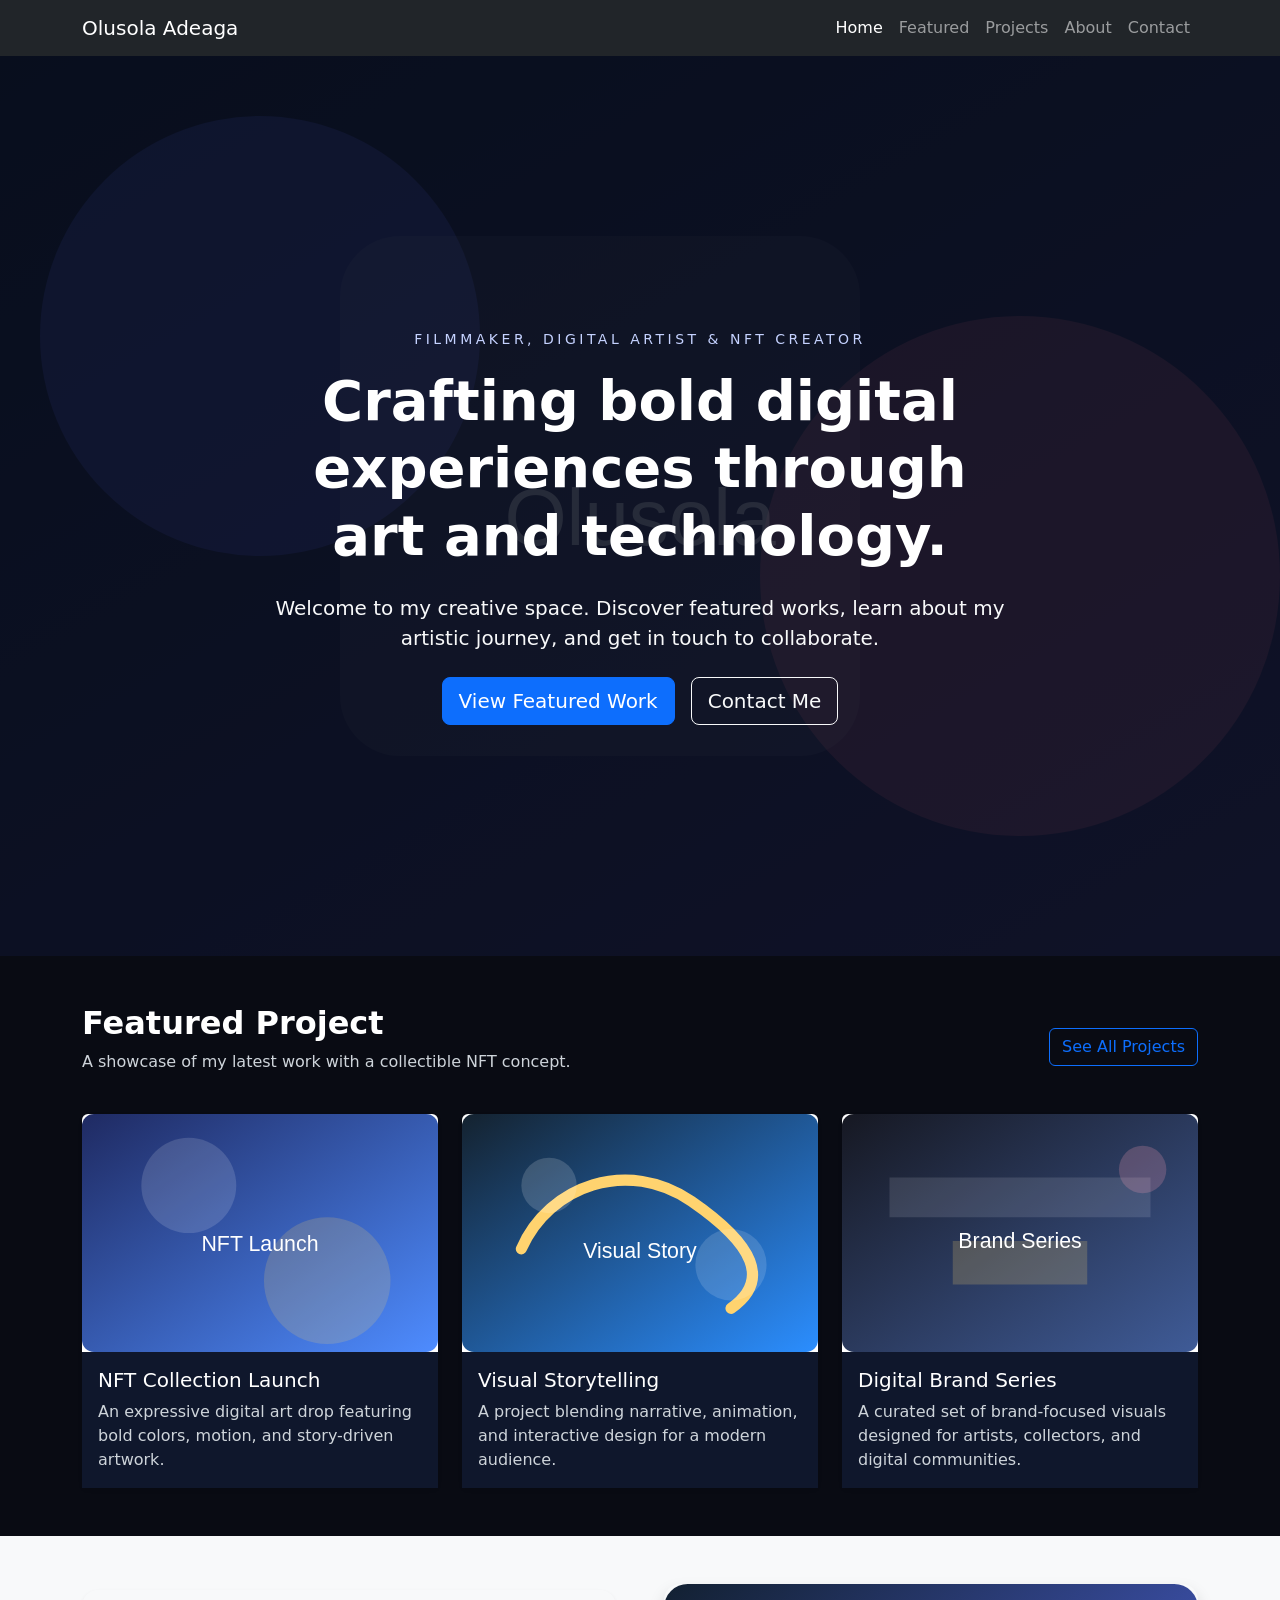
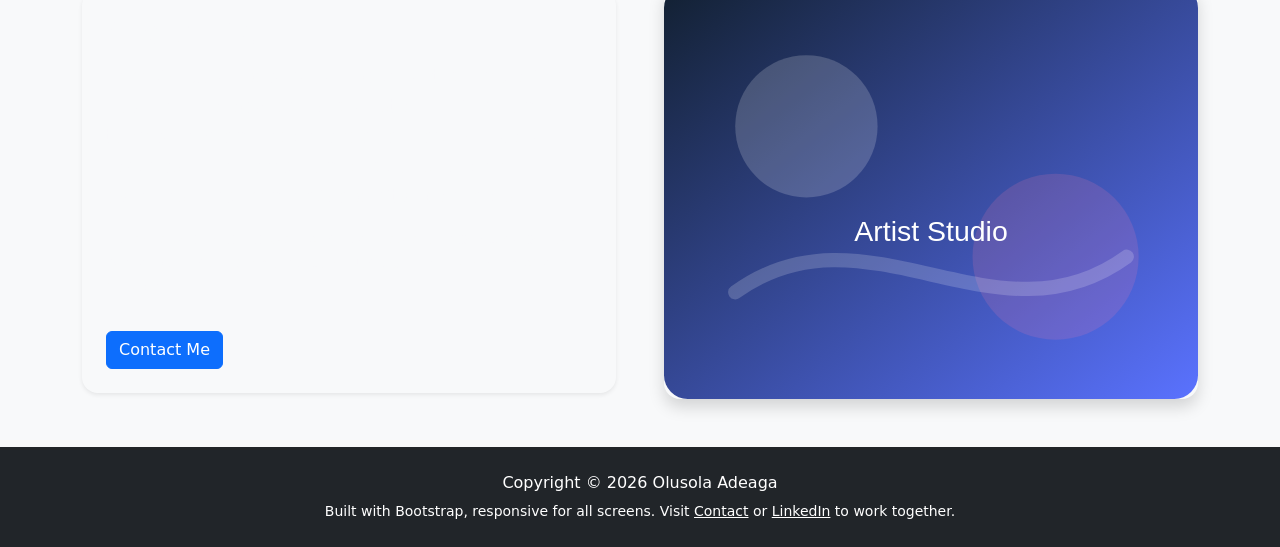
<file: index.html>
<!DOCTYPE html>
<html lang="en">
<head>
    <meta charset="UTF-8">
    <meta name="viewport" content="width=device-width, initial-scale=1.0">
    <link rel="icon" type="image/x-icon" href="favicon.ico">
    <title>Olusola Adeaga | CRCP 6340</title>
    <meta name="author" content="Olusola Adeaga">
    <meta name="description" content="A responsive portfolio page for Olusola Adeaga, featuring artwork, projects, and contact information.">
    <link href="https://cdn.jsdelivr.net/npm/bootstrap@5.3.2/dist/css/bootstrap.min.css" rel="stylesheet" integrity="sha384-BTVBBfQ0xQdD4qkUz+MRjNXV7FL0TKsNtHYtigC51b8qdOxIdj4w+OO9FQVnB5L5" crossorigin="anonymous">
    <link rel="stylesheet" href="./CSS/style.css">
</head>
<body>
    <header>
        <nav class="navbar navbar-expand-lg navbar-dark bg-dark sticky-top">
            <div class="container">
                <a class="navbar-brand" href="#home">Olusola Adeaga</a>
                <button class="navbar-toggler" type="button" data-bs-toggle="collapse" data-bs-target="#navbarNav">
                    <span class="navbar-toggler-icon"></span>
                </button>
                <div class="collapse navbar-collapse" id="navbarNav">
                    <ul class="navbar-nav ms-auto">
                        <li class="nav-item"><a class="nav-link active" href="#home">Home</a></li>
                        <li class="nav-item"><a class="nav-link" href="#featured">Featured</a></li>
                        <li class="nav-item"><a class="nav-link" href="projects.html">Projects</a></li>
                        <li class="nav-item"><a class="nav-link" href="#about">About</a></li>
                        <li class="nav-item"><a class="nav-link" href="contact.html">Contact</a></li>
                    </ul>
                </div>
            </div>
        </nav>
    </header>

    <main>
        <section id="home" class="hero-section text-white d-flex align-items-center">
            <div class="hero-overlay"></div>
            <div class="container position-relative hero-content text-center">
                <div class="row justify-content-center">
                    <div class="col-lg-8">
                        <small class="text-uppercase letter-spacing">Filmmaker, Digital Artist & NFT Creator</small>
                        <h1 class="display-4 fw-bold mt-3">Crafting bold digital experiences through art and technology.</h1>
                        <p class="lead text-light my-4">Welcome to my creative space. Discover featured works, learn about my artistic journey, and get in touch to collaborate.</p>
                        <div class="d-flex justify-content-center gap-3 flex-wrap">
                            <a href="#featured" class="btn btn-primary btn-lg">View Featured Work</a>
                            <a href="contact.html" class="btn btn-outline-light btn-lg">Contact Me</a>
                        </div>
                    </div>
                </div>
            </div>
        </section>

        <section id="featured" class="py-5">
            <div class="container">
                <div class="row align-items-center mb-4">
                    <div class="col-md-8">
                        <h2 class="section-title">Featured Project</h2>
                        <p class="section-subtitle">A showcase of my latest work with a collectible NFT concept.</p>
                    </div>
                    <div class="col-md-4 text-md-end">
                        <a href="projects.html" class="btn btn-outline-primary">See All Projects</a>
                    </div>
                </div>
                <div class="row g-4" id="projects">
                    <div class="col-md-4">
                        <div class="card h-100 shadow-sm">
                            <img src="./images/featured-1.svg" class="card-img-top" alt="Featured artwork">
                            <div class="card-body">
                                <h5 class="card-title">NFT Collection Launch</h5>
                                <p class="card-text">An expressive digital art drop featuring bold colors, motion, and story-driven artwork.</p>
                            </div>
                        </div>
                    </div>
                    <div class="col-md-4">
                        <div class="card h-100 shadow-sm">
                            <img src="./images/featured-2.svg" class="card-img-top" alt="Art project preview">
                            <div class="card-body">
                                <h5 class="card-title">Visual Storytelling</h5>
                                <p class="card-text">A project blending narrative, animation, and interactive design for a modern audience.</p>
                            </div>
                        </div>
                    </div>
                    <div class="col-md-4">
                        <div class="card h-100 shadow-sm">
                            <img src="./images/featured-3.svg" class="card-img-top" alt="Project preview">
                            <div class="card-body">
                                <h5 class="card-title">Digital Brand Series</h5>
                                <p class="card-text">A curated set of brand-focused visuals designed for artists, collectors, and digital communities.</p>
                            </div>
                        </div>
                    </div>
                </div>
            </div>
        </section>

        <section id="about" class="bg-light py-5">
            <div class="container">
                <div class="row align-items-center g-5">
                    <div class="col-lg-6">
                        <div class="about-card p-4 rounded-4 shadow-sm">
                            <h2>About Me</h2>
                            <p class="lead">I am Olusola Adeaga, a digital artist exploring how technology and visual storytelling combine to create memorable experiences. My work focuses on layered compositions, vibrant palettes, and immersive digital concepts.</p>
                            <p>I create with a purpose: to invite viewers into new worlds while building communities around art, NFTs, and modern design.</p>
                            <a href="contact.html" class="btn btn-primary mt-3">Contact Me</a>
                        </div>
                    </div>
                    <div class="col-lg-6">
                        <img src="./images/about-image.svg" class="img-fluid rounded-4 shadow" alt="Artist portrait or studio image">
                    </div>
                </div>
            </div>
        </section>
    </main>

    <footer class="footer py-4 bg-dark text-white">
        <div class="container text-center">
            <p class="mb-1">Copyright © 2026 Olusola Adeaga</p>
            <small>Built with Bootstrap, responsive for all screens. Visit <a href="contact.html" class="text-decoration-underline text-white">Contact</a> or <a href="https://www.linkedin.com/in/olusola-adeaga-55889060/" target="_blank" class="text-decoration-underline text-white">LinkedIn</a> to work together.</small>
        </div>
    </footer>

    <script src="https://cdn.jsdelivr.net/npm/bootstrap@5.3.2/dist/js/bootstrap.bundle.min.js" integrity="sha384-VoPFgray5Qhzb14+E62brGtkNpmUUeZprN4vAm9iWzWnzBYFpiaDmQRH+LpiwHHd" crossorigin="anonymous"></script>
    <script type="module" src="./JS/index.js"></script>
</body>
</html>
</file>
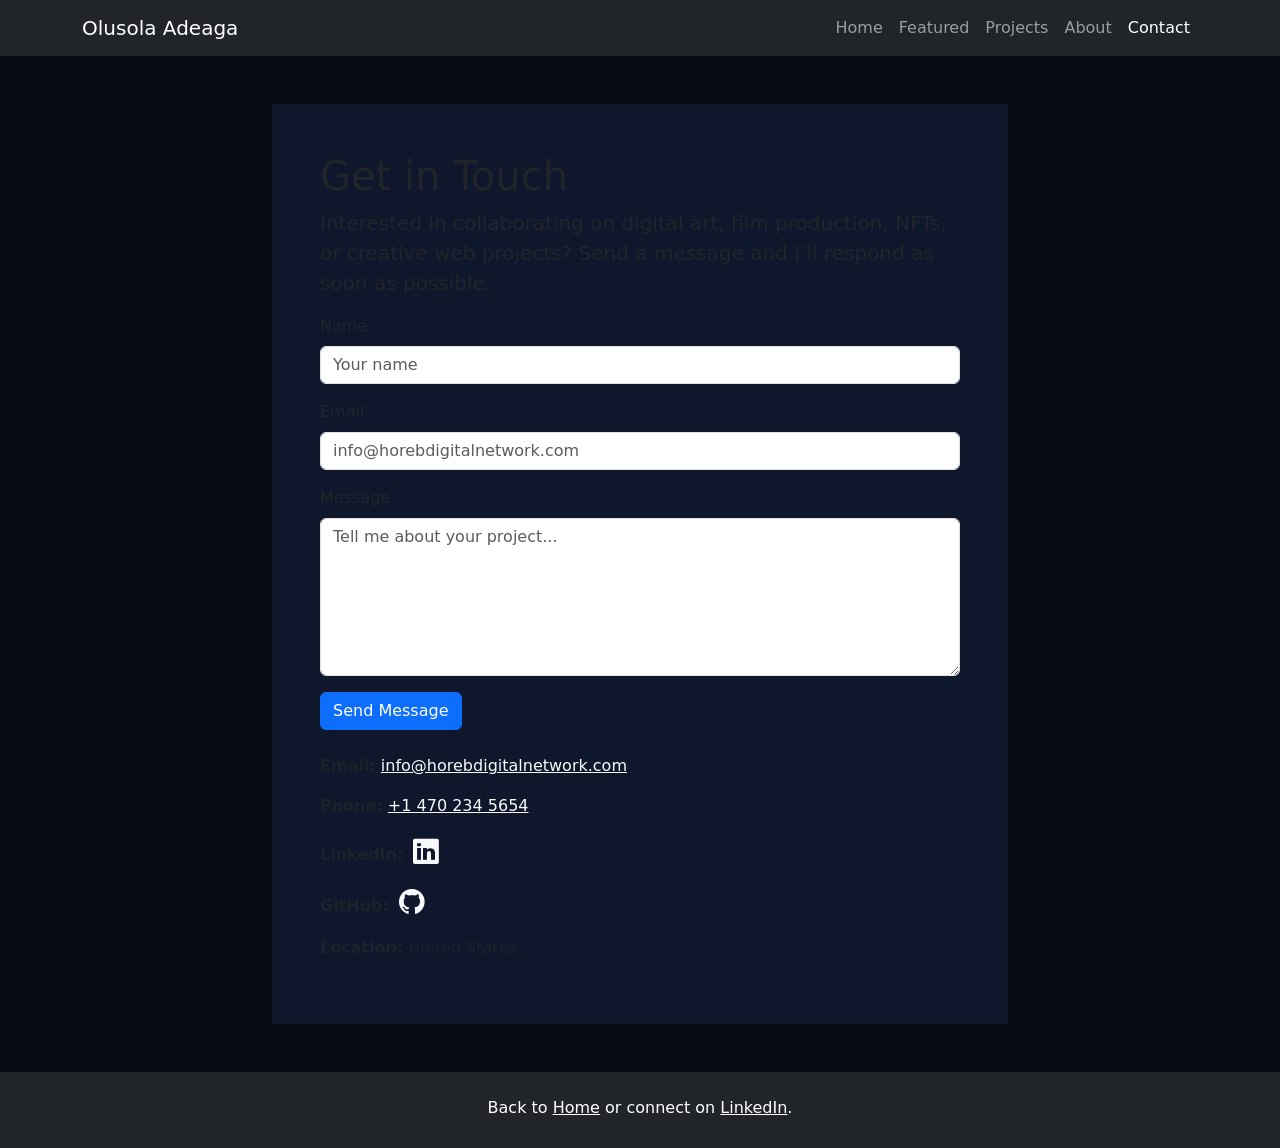
<file: contact.html>
<!DOCTYPE html>
<html lang="en">
<head>
    <meta charset="UTF-8">
    <meta name="viewport" content="width=device-width, initial-scale=1.0">
    <title>Contact | Olusola Adeaga</title>
    <link href="https://cdn.jsdelivr.net/npm/bootstrap@5.3.2/dist/css/bootstrap.min.css" rel="stylesheet" integrity="sha384-BTVBBfQ0xQdD4qkUz+MRjNXV7FL0TKsNtHYtigC51b8qdOxIdj4w+OO9FQVnB5L5" crossorigin="anonymous">
    <link rel="stylesheet" href="https://cdn.jsdelivr.net/npm/bootstrap-icons@1.10.5/font/bootstrap-icons.css">
    <link rel="stylesheet" href="./CSS/style.css">
</head>
<body>
    <header>
        <nav class="navbar navbar-expand-lg navbar-dark bg-dark sticky-top">
            <div class="container">
                <a class="navbar-brand" href="index.html">Olusola Adeaga</a>
                <button class="navbar-toggler" type="button" data-bs-toggle="collapse" data-bs-target="#navbarNavContact">
                    <span class="navbar-toggler-icon"></span>
                </button>
                <div class="collapse navbar-collapse" id="navbarNavContact">
                    <ul class="navbar-nav ms-auto">
                        <li class="nav-item"><a class="nav-link" href="index.html#home">Home</a></li>
                        <li class="nav-item"><a class="nav-link" href="index.html#featured">Featured</a></li>
                        <li class="nav-item"><a class="nav-link" href="projects.html">Projects</a></li>
                        <li class="nav-item"><a class="nav-link" href="index.html#about">About</a></li>
                        <li class="nav-item"><a class="nav-link active" href="contact.html">Contact</a></li>
                    </ul>
                </div>
            </div>
        </nav>
    </header>

    <main class="py-5">
        <div class="container">
            <div class="row justify-content-center">
                <div class="col-lg-8">
                    <div class="card shadow-sm rounded-4">
                        <div class="card-body p-5">
                            <h1>Get in Touch</h1>
                            <p class="lead">Interested in collaborating on digital art, film production, NFTs, or creative web projects? Send a message and I’ll respond as soon as possible.</p>
                            <form action="https://formsubmit.co/info@horebdigitalnetwork.com" method="POST">
                                <input type="hidden" name="_subject" value="New message from website">
                                <input type="hidden" name="_captcha" value="false">
                                <input type="hidden" name="_next" value="contact.html?sent=1">
                                <div class="mb-3">
                                    <label for="name" class="form-label">Name</label>
                                    <input type="text" name="name" class="form-control" id="name" placeholder="Your name" required>
                                </div>
                                <div class="mb-3">
                                    <label for="email" class="form-label">Email</label>
                                    <input type="email" name="email" class="form-control" id="email" placeholder="info@horebdigitalnetwork.com" required>
                                </div>
                                <div class="mb-3">
                                    <label for="message" class="form-label">Message</label>
                                    <textarea class="form-control" name="message" id="message" rows="6" placeholder="Tell me about your project..." required></textarea>
                                </div>
                                <button type="submit" class="btn btn-primary">Send Message</button>
                            </form>
                            <div class="mt-4 text-muted">
                                <p><strong>Email:</strong> <a href="mailto:info@horebdigitalnetwork.com" class="link-light">info@horebdigitalnetwork.com</a></p>
                                <p><strong>Phone:</strong> <a href="tel:+14702345654" class="link-light">+1 470 234 5654</a></p>
                                <p><strong>LinkedIn:</strong> <a href="https://www.linkedin.com/in/olusola-adeaga-55889060/" target="_blank" class="link-light social-icon" aria-label="LinkedIn"><i class="bi bi-linkedin"></i></a></p>
                                <p><strong>GitHub:</strong> <a href="https://github.com/shollyp007/CRCP-6340" target="_blank" class="link-light social-icon" aria-label="GitHub"><i class="bi bi-github"></i></a></p>
                                <p><strong>Location:</strong> United States</p>
                            </div>
                        </div>
                    </div>
                </div>
            </div>
        </div>
    </main>

    <footer class="footer py-4 bg-dark text-white">
        <div class="container text-center">
            <p class="mb-1">Back to <a href="index.html" class="text-white text-decoration-underline">Home</a> or connect on <a href="https://www.linkedin.com/in/olusola-adeaga-55889060/" target="_blank" class="text-white text-decoration-underline">LinkedIn</a>.</p>
        </div>
    </footer>

    <script src="https://cdn.jsdelivr.net/npm/bootstrap@5.3.2/dist/js/bootstrap.bundle.min.js" integrity="sha384-VoPFgray5Qhzb14+E62brGtkNpmUUeZprN4vAm9iWzWnzBYFpiaDmQRH+LpiwHHd" crossorigin="anonymous"></script>
    <script>
        (function(){
            const params = new URLSearchParams(window.location.search);
            if (params.get('sent') === '1') {
                const alertDiv = document.createElement('div');
                alertDiv.className = 'alert alert-success text-center';
                alertDiv.textContent = 'Message sent — thank you! I will reply shortly.';
                const container = document.querySelector('.card-body');
                if (container) container.prepend(alertDiv);
                // Remove the query param so refresh doesn't show again
                if (history.replaceState) history.replaceState(null, '', window.location.pathname);
            }
        })();
    </script>
</body>
</html>
</file>
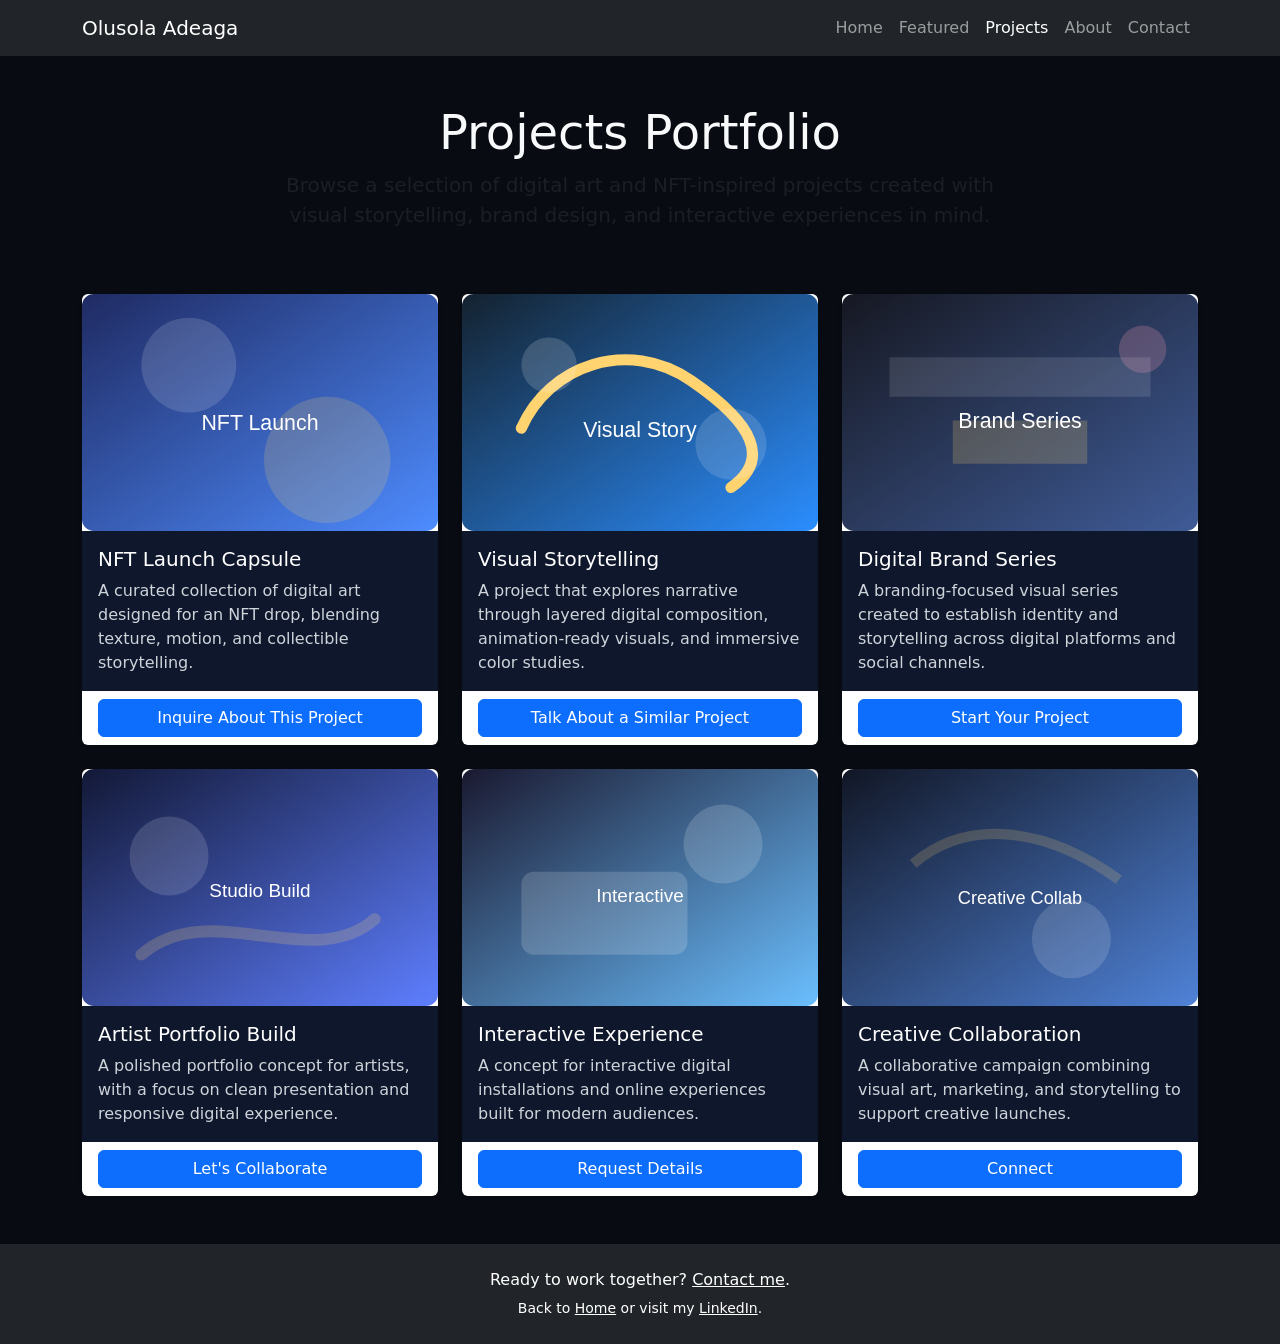
<file: projects.html>
<!DOCTYPE html>
<html lang="en">
<head>
    <meta charset="UTF-8">
    <meta name="viewport" content="width=device-width, initial-scale=1.0">
    <title>Projects | Olusola Adeaga</title>
    <link href="https://cdn.jsdelivr.net/npm/bootstrap@5.3.2/dist/css/bootstrap.min.css" rel="stylesheet" integrity="sha384-BTVBBfQ0xQdD4qkUz+MRjNXV7FL0TKsNtHYtigC51b8qdOxIdj4w+OO9FQVnB5L5" crossorigin="anonymous">
    <link rel="stylesheet" href="./CSS/style.css">
</head>
<body>
    <header>
        <nav class="navbar navbar-expand-lg navbar-dark bg-dark sticky-top">
            <div class="container">
                <a class="navbar-brand" href="index.html">Olusola Adeaga</a>
                <button class="navbar-toggler" type="button" data-bs-toggle="collapse" data-bs-target="#navbarNavProjects">
                    <span class="navbar-toggler-icon"></span>
                </button>
                <div class="collapse navbar-collapse" id="navbarNavProjects">
                    <ul class="navbar-nav ms-auto">
                        <li class="nav-item"><a class="nav-link" href="index.html#home">Home</a></li>
                        <li class="nav-item"><a class="nav-link" href="index.html#featured">Featured</a></li>
                        <li class="nav-item"><a class="nav-link active" href="projects.html">Projects</a></li>
                        <li class="nav-item"><a class="nav-link" href="index.html#about">About</a></li>
                        <li class="nav-item"><a class="nav-link" href="contact.html">Contact</a></li>
                    </ul>
                </div>
            </div>
        </nav>
    </header>

    <main class="py-5">
        <div class="container">
            <div class="row mb-5 text-center">
                <div class="col-lg-8 mx-auto">
                    <h1 class="display-5">Projects Portfolio</h1>
                    <p class="lead text-muted">Browse a selection of digital art and NFT-inspired projects created with visual storytelling, brand design, and interactive experiences in mind.</p>
                </div>
            </div>

            <div class="row g-4">
                <div class="col-md-6 col-lg-4">
                    <div class="card h-100 shadow-sm">
                        <img src="./images/featured-1.svg" class="card-img-top" alt="NFT art collection">
                        <div class="card-body">
                            <h5 class="card-title">NFT Launch Capsule</h5>
                            <p class="card-text">A curated collection of digital art designed for an NFT drop, blending texture, motion, and collectible storytelling.</p>
                        </div>
                        <div class="card-footer bg-transparent border-top-0">
                            <a href="contact.html" class="btn btn-primary w-100">Inquire About This Project</a>
                        </div>
                    </div>
                </div>
                <div class="col-md-6 col-lg-4">
                    <div class="card h-100 shadow-sm">
                        <img src="./images/featured-2.svg" class="card-img-top" alt="Visual storytelling project">
                        <div class="card-body">
                            <h5 class="card-title">Visual Storytelling</h5>
                            <p class="card-text">A project that explores narrative through layered digital composition, animation-ready visuals, and immersive color studies.</p>
                        </div>
                        <div class="card-footer bg-transparent border-top-0">
                            <a href="contact.html" class="btn btn-primary w-100">Talk About a Similar Project</a>
                        </div>
                    </div>
                </div>
                <div class="col-md-6 col-lg-4">
                    <div class="card h-100 shadow-sm">
                        <img src="./images/featured-3.svg" class="card-img-top" alt="Brand design project">
                        <div class="card-body">
                            <h5 class="card-title">Digital Brand Series</h5>
                            <p class="card-text">A branding-focused visual series created to establish identity and storytelling across digital platforms and social channels.</p>
                        </div>
                        <div class="card-footer bg-transparent border-top-0">
                            <a href="contact.html" class="btn btn-primary w-100">Start Your Project</a>
                        </div>
                    </div>
                </div>
                <div class="col-md-6 col-lg-4">
                    <div class="card h-100 shadow-sm">
                        <img src="./images/featured-4.svg" class="card-img-top" alt="Creative studio project">
                        <div class="card-body">
                            <h5 class="card-title">Artist Portfolio Build</h5>
                            <p class="card-text">A polished portfolio concept for artists, with a focus on clean presentation and responsive digital experience.</p>
                        </div>
                        <div class="card-footer bg-transparent border-top-0">
                            <a href="contact.html" class="btn btn-primary w-100">Let's Collaborate</a>
                        </div>
                    </div>
                </div>
                <div class="col-md-6 col-lg-4">
                    <div class="card h-100 shadow-sm">
                        <img src="./images/featured-5.svg" class="card-img-top" alt="Interactive design project">
                        <div class="card-body">
                            <h5 class="card-title">Interactive Experience</h5>
                            <p class="card-text">A concept for interactive digital installations and online experiences built for modern audiences.</p>
                        </div>
                        <div class="card-footer bg-transparent border-top-0">
                            <a href="contact.html" class="btn btn-primary w-100">Request Details</a>
                        </div>
                    </div>
                </div>
                <div class="col-md-6 col-lg-4">
                    <div class="card h-100 shadow-sm">
                        <img src="./images/featured-6.svg" class="card-img-top" alt="Creative collaboration project">
                        <div class="card-body">
                            <h5 class="card-title">Creative Collaboration</h5>
                            <p class="card-text">A collaborative campaign combining visual art, marketing, and storytelling to support creative launches.</p>
                        </div>
                        <div class="card-footer bg-transparent border-top-0">
                            <a href="contact.html" class="btn btn-primary w-100">Connect</a>
                        </div>
                    </div>
                </div>
            </div>
        </div>
    </main>

    <footer class="footer py-4 bg-dark text-white">
        <div class="container text-center">
            <p class="mb-1">Ready to work together? <a href="contact.html" class="text-white text-decoration-underline">Contact me</a>.</p>
            <small>Back to <a href="index.html" class="text-white text-decoration-underline">Home</a> or visit my <a href="https://www.linkedin.com/in/olusola-adeaga-55889060/" target="_blank" class="text-white text-decoration-underline">LinkedIn</a>.</small>
        </div>
    </footer>

    <script src="https://cdn.jsdelivr.net/npm/bootstrap@5.3.2/dist/js/bootstrap.bundle.min.js" integrity="sha384-VoPFgray5Qhzb14+E62brGtkNpmUUeZprN4vAm9iWzWnzBYFpiaDmQRH+LpiwHHd" crossorigin="anonymous"></script>
</body>
</html>
</file>
<file: CSS/style.css>
/* Global styling for the portfolio page */
html {
    scroll-behavior: smooth;
}

body {
    font-family: "Inter", system-ui, -apple-system, BlinkMacSystemFont, "Segoe UI", sans-serif;
    background-color: #090b13;
    color: #f8f9fa;
}

section {
    position: relative;
}

.hero-section {
    min-height: 100vh;
    background-image: url('../images/hero-bg.svg');
    background-size: cover;
    background-position: center;
}

.hero-overlay {
    position: absolute;
    inset: 0;
    background: rgba(8, 13, 26, 0.7);
}

.hero-content {
    z-index: 2;
    padding: 120px 0 80px;
}

.letter-spacing {
    letter-spacing: 0.25em;
    color: #c5d2ff;
}

.section-title {
    font-size: clamp(2rem, 2.5vw, 2.75rem);
    font-weight: 700;
    margin-bottom: 0.5rem;
    color: #fff;
}

.section-subtitle {
    color: #ced4da;
    max-width: 720px;
}

.about-card {
    background: rgba(255, 255, 255, 0.05);
}

.card {
    border: none;
}

.card-body {
    background: #0f172c;
}

.card-title {
    color: #fff;
}

.card-text {
    color: #ced4da;
}

.social-icon {
    font-size: 1.6rem;
    width: 2.2rem;
    height: 2.2rem;
    display: inline-flex;
    align-items: center;
    justify-content: center;
    text-decoration: none;
    transition: color 0.2s ease, transform 0.2s ease;
}

.social-icon:hover,
.social-icon:focus {
    color: #0d6efd;
    transform: translateY(-1px);
}

.footer {
    background: #070a12;
}

@media (max-width: 767px) {
    .hero-content {
        padding-top: 100px;
        padding-bottom: 60px;
    }

    .section-title {
        font-size: 2rem;
    }
}
</file>
